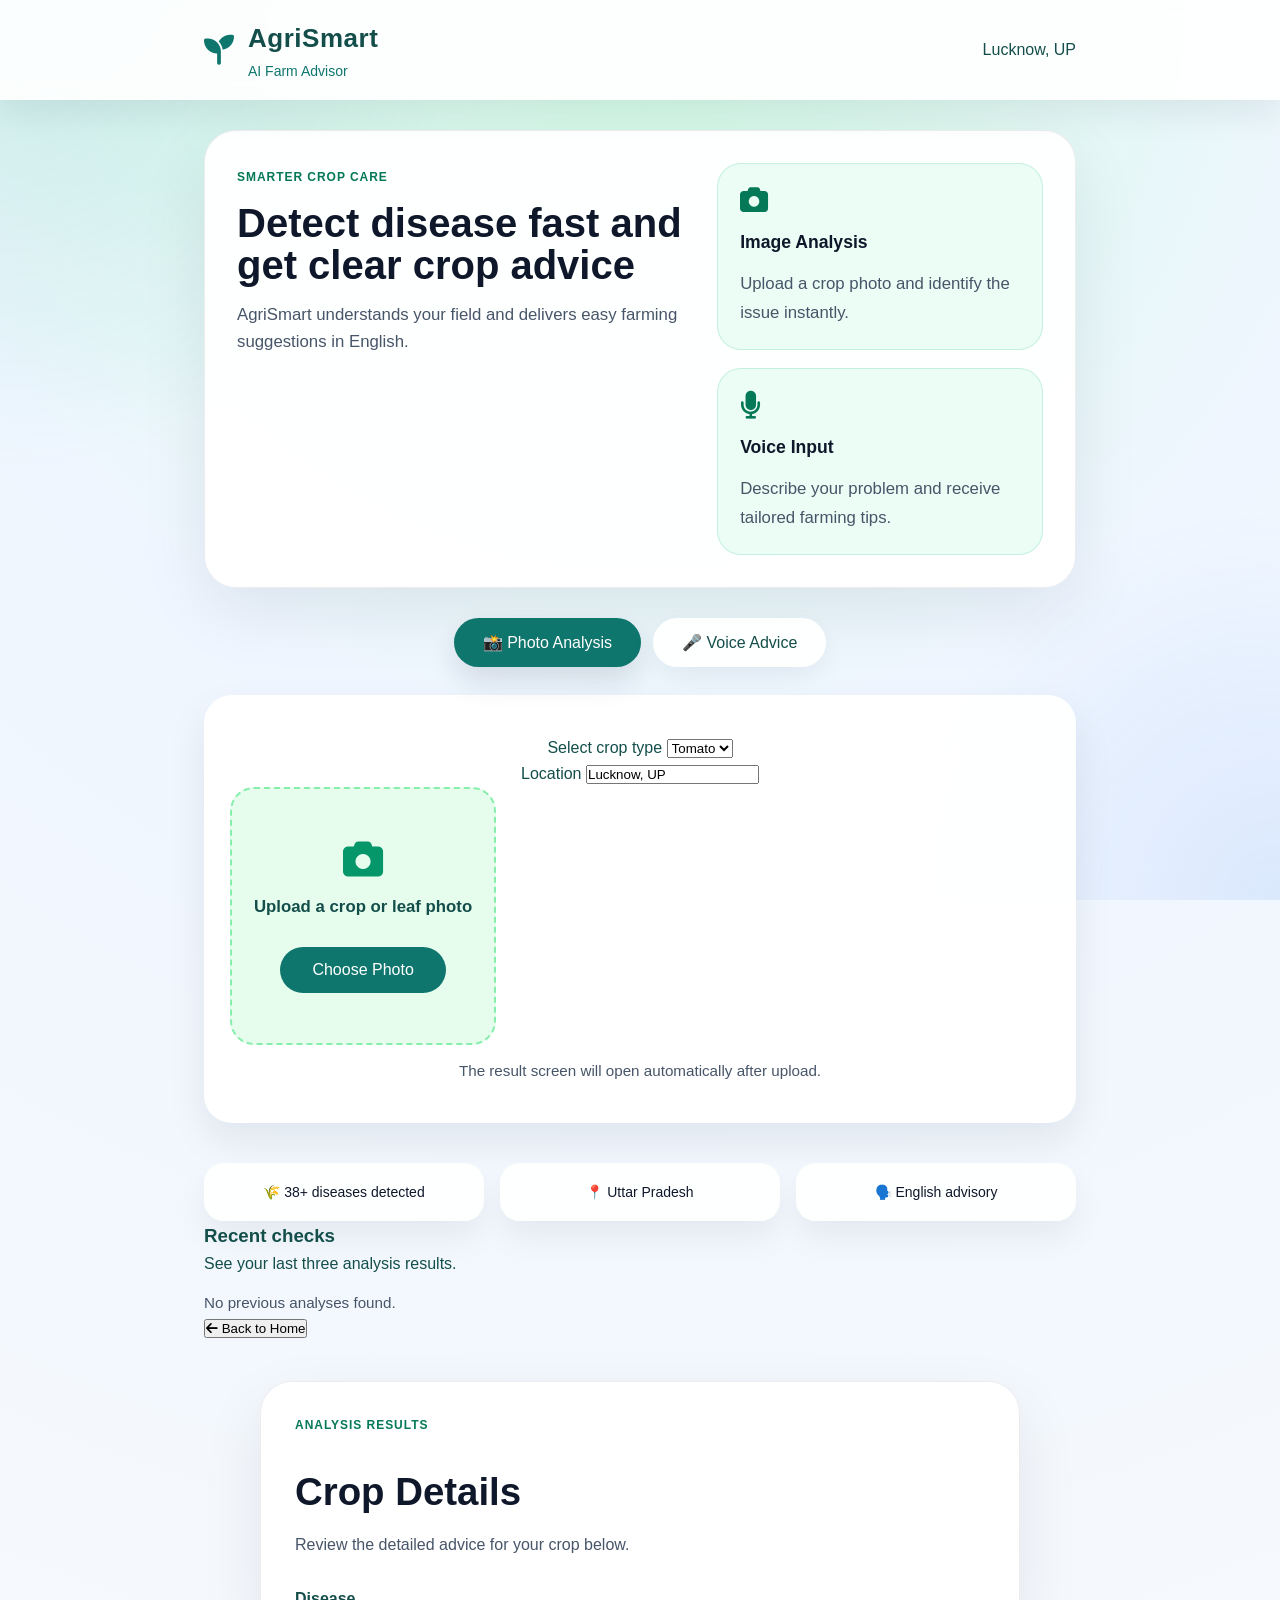
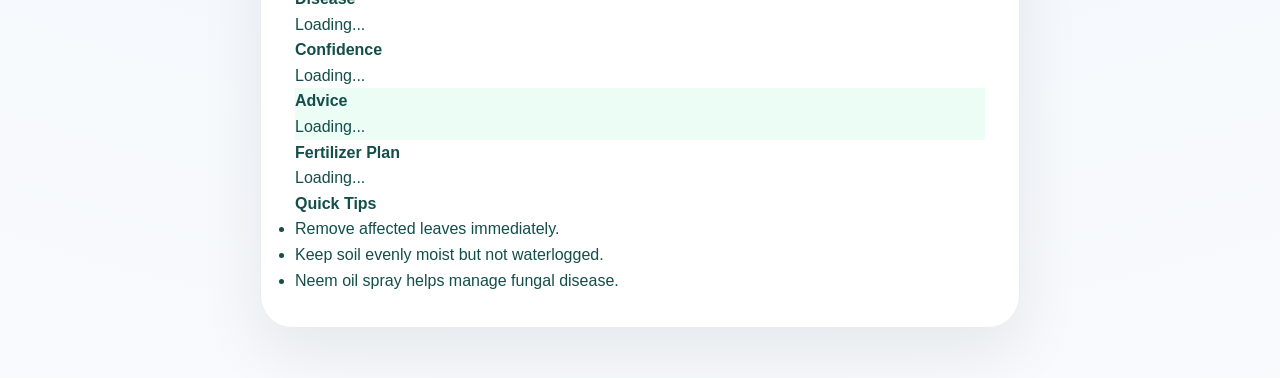
<file: index.html>
<!DOCTYPE html>
<html lang="en">
<head>
  <meta charset="UTF-8">
  <meta name="viewport" content="width=device-width, initial-scale=1.0">
  <title>AgriSmart AI - Pocket Farmer Advisor</title>
  <link rel="stylesheet" href="css/style.css">
  <link rel="stylesheet" href="https://cdnjs.cloudflare.com/ajax/libs/font-awesome/6.5.0/css/all.min.css" integrity="sha512-QHRsULlKVCgvx2x8IB+KWna+wvWH8qNqrNk2URrFvH7xeec5g7FKciNkRIj6QPzvm3kcV8es2g00rqoMw+9ZZA==" crossorigin="anonymous" referrerpolicy="no-referrer">
</head>
<body>
  <nav class="navbar">
    <div class="nav-container">
      <div class="logo">
        <i class="fas fa-seedling"></i>
        <div>
          <h2>AgriSmart</h2>
          <p>AI Farm Advisor</p>
        </div>
      </div>
      <div class="location">Lucknow, UP</div>
    </div>
  </nav>

  <main class="container">
    <section id="home-screen" class="screen">
      <section class="hero-card">
        <div>
          <span class="eyebrow">Smarter Crop Care</span>
          <h1>Detect disease fast and get clear crop advice</h1>
          <p>AgriSmart understands your field and delivers easy farming suggestions in English.</p>
        </div>
        <div class="hero-actions">
          <div class="feature-card">
            <i class="fas fa-camera"></i>
            <h3>Image Analysis</h3>
            <p>Upload a crop photo and identify the issue instantly.</p>
          </div>
          <div class="feature-card">
            <i class="fas fa-microphone"></i>
            <h3>Voice Input</h3>
            <p>Describe your problem and receive tailored farming tips.</p>
          </div>
        </div>
      </section>

      <div class="tabs">
        <button class="tab-btn active" onclick="showTab(0)">📸 Photo Analysis</button>
        <button class="tab-btn" onclick="showTab(1)">🎤 Voice Advice</button>
      </div>

      <div id="photo-tab" class="tab-content">
        <div class="upload-box">
          <div class="form-row">
            <label for="crop-select">Select crop type</label>
            <select id="crop-select" class="text-input">
              <option value="Tomato">Tomato</option>
              <option value="Paddy">Paddy</option>
              <option value="Wheat">Wheat</option>
              <option value="Potato">Potato</option>
              <option value="Cotton">Cotton</option>
            </select>
          </div>
          <div class="form-row">
            <label for="location-input">Location</label>
            <input id="location-input" class="text-input" type="text" value="Lucknow, UP" />
          </div>
          <input type="file" id="image-upload" accept="image/*" hidden>
          <button type="button" class="upload-area" aria-label="Upload crop or leaf photo" onclick="document.getElementById('image-upload').click()">
            <i class="fas fa-camera fa-3x"></i>
            <p>Upload a crop or leaf photo</p>
            <span class="btn">Choose Photo</span>
          </button>
          <p class="hint-text">The result screen will open automatically after upload.</p>
        </div>
      </div>

      <div id="voice-tab" class="tab-content hidden">
        <div class="voice-box voice-panel">
          <div class="form-row">
            <label for="voice-crop-select">Crop type</label>
            <select id="voice-crop-select" class="text-input">
              <option value="Tomato">Tomato</option>
              <option value="Paddy">Paddy</option>
              <option value="Wheat">Wheat</option>
              <option value="Potato">Potato</option>
              <option value="Cotton">Cotton</option>
            </select>
          </div>
          <div class="form-row">
            <label for="voice-location-input">Location</label>
            <input id="voice-location-input" class="text-input" type="text" value="Lucknow, UP" />
          </div>
          <div class="form-row">
            <label for="voice-text">Describe your issue</label>
            <textarea id="voice-text" class="text-area" rows="4" placeholder="Leaves are turning yellow, grains are drying..."></textarea>
          </div>
          <button id="record-btn" class="btn action-btn">📤 Submit</button>
          <p id="voice-status" class="hint-text">Write your issue and click Submit.</p>
        </div>
      </div>

      <div class="trust-bar">
        <div>🌾 38+ diseases detected</div>
        <div>📍 Uttar Pradesh</div>
        <div>🗣️ English advisory</div>
      </div>

      <section class="history-panel">
        <div class="history-header">
          <h3>Recent checks</h3>
          <p>See your last three analysis results.</p>
        </div>
        <div id="history-list" class="history-list"></div>
      </section>
    </section>

    <section id="result-screen" class="screen hidden">
      <button class="back-btn" onclick="showHome()"><i class="fas fa-arrow-left"></i> Back to Home</button>
      <section class="result-card">
        <div class="result-header">
          <span class="eyebrow">Analysis Results</span>
          <h2 id="result-crop">Crop Details</h2>
          <p id="result-summary">Review the detailed advice for your crop below.</p>
        </div>

        <div class="result-grid">
          <div class="metric-card">
            <h4>Disease</h4>
            <p id="result-disease">Loading...</p>
          </div>
          <div class="metric-card">
            <h4>Confidence</h4>
            <p id="result-confidence">Loading...</p>
          </div>
          <div class="metric-card advice-block">
            <h4>Advice</h4>
            <p id="result-advice">Loading...</p>
          </div>
          <div class="metric-card fertilizer-block">
            <h4>Fertilizer Plan</h4>
            <p id="result-fertilizer">Loading...</p>
          </div>
        </div>

        <div class="notes-card">
          <h4>Quick Tips</h4>
          <ul>
            <li>Remove affected leaves immediately.</li>
            <li>Keep soil evenly moist but not waterlogged.</li>
            <li>Neem oil spray helps manage fungal disease.</li>
          </ul>
        </div>
      </section>
    </section>
  </main>

  <script src="js/script.js"></script>
</body>
</html>
</file>
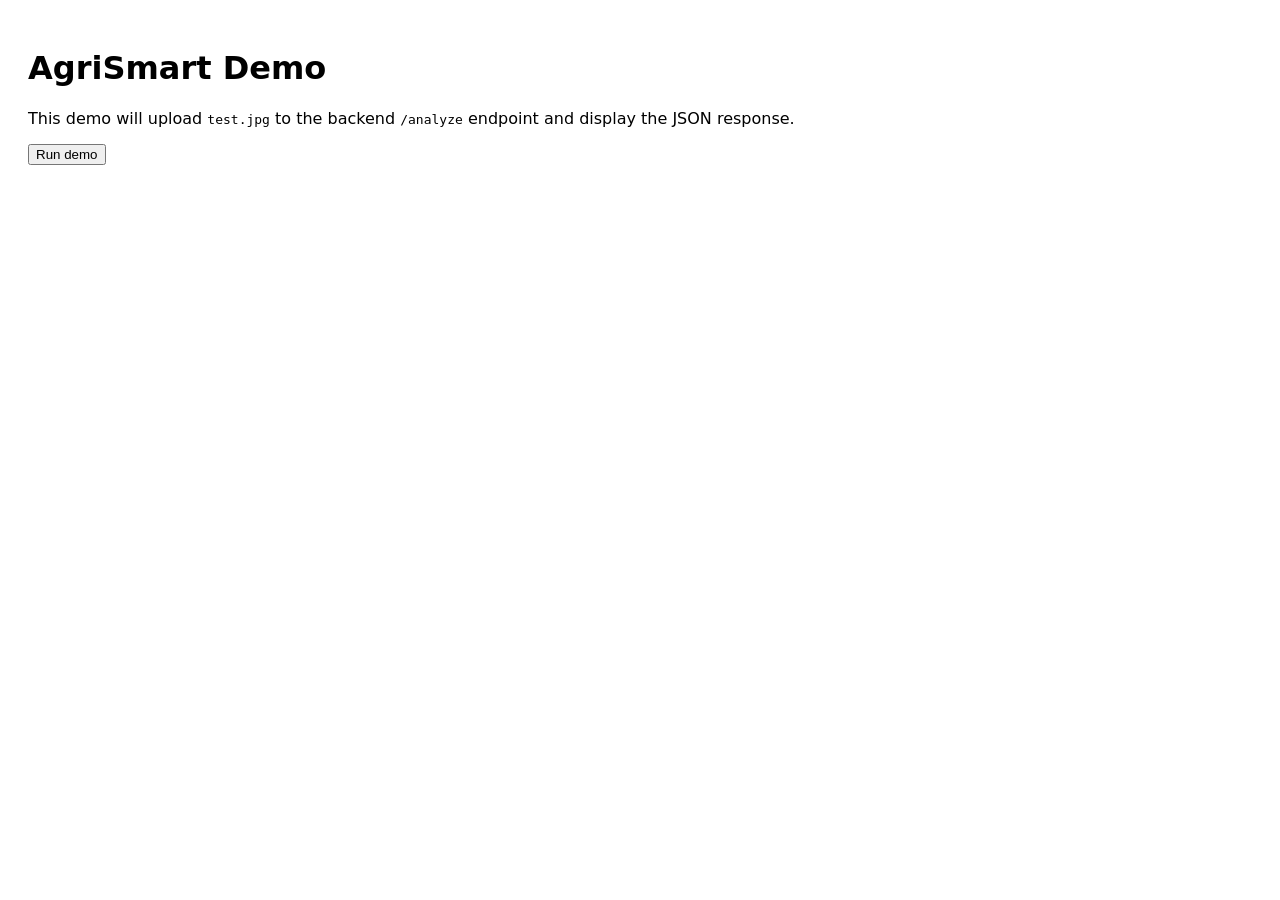
<file: demo.html>
<!doctype html>
<html lang="en">
<head>
  <meta charset="utf-8">
  <meta name="viewport" content="width=device-width,initial-scale=1">
  <title>AgriSmart Demo</title>
  <style>body{font-family:system-ui,Segoe UI,Arial;padding:20px}</style>
</head>
<body>
  <h1>AgriSmart Demo</h1>
  <p>This demo will upload <code>test.jpg</code> to the backend <code>/analyze</code> endpoint and display the JSON response.</p>
  <button id="run">Run demo</button>
  <pre id="out"></pre>

  <script>
    document.getElementById('run').addEventListener('click', async () => {
      const out = document.getElementById('out');
      out.textContent = 'Uploading test.jpg...';
      try {
        const resp = await fetch('/test.jpg');
        const blob = await resp.blob();
        const fd = new FormData();
        fd.append('image', blob, 'test.jpg');
        fd.append('crop_type', 'Tomato');
        fd.append('location', 'Demo');
        const r = await fetch('/analyze', { method: 'POST', body: fd });
        const j = await r.json();
        out.textContent = JSON.stringify(j, null, 2);
      } catch (e) {
        out.textContent = 'Error: ' + e;
      }
    });
  </script>
</body>
</html>
</file>
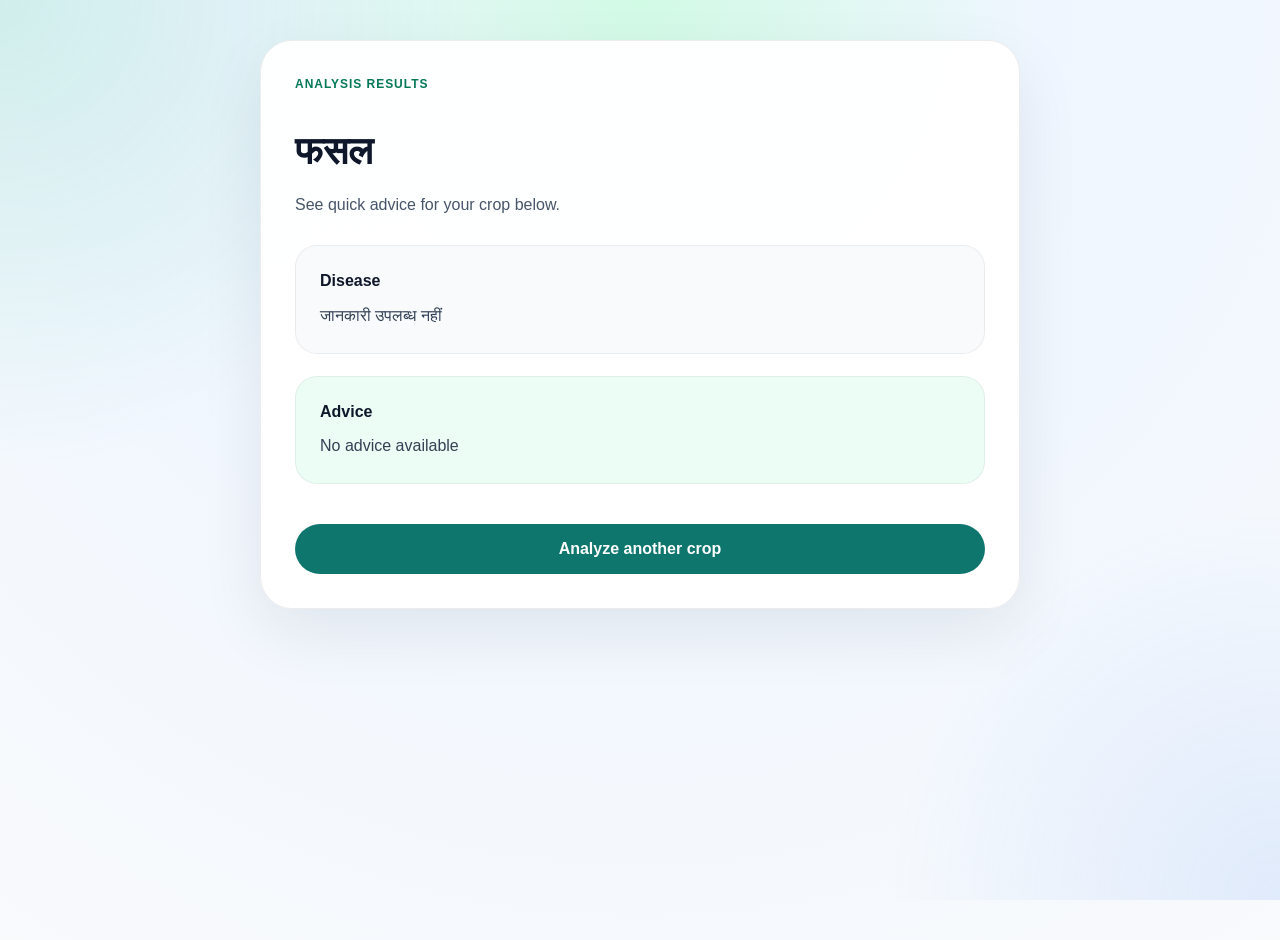
<file: results.html>
<!DOCTYPE html>
<html lang="en">
<head>
  <meta charset="UTF-8">
  <meta name="viewport" content="width=device-width, initial-scale=1.0">
  <title>AgriSmart AI - Results</title>
  <link rel="stylesheet" href="css/style.css">
</head>
<body>
  <main class="container">
    <section class="result-card">
      <div class="result-header">
        <span class="eyebrow">Analysis Results</span>
        <h2 id="crop-name">Loading...</h2>
        <p id="result-summary">See quick advice for your crop below.</p>
      </div>

      <div class="result-content">
        <div class="result-item">
          <h3>Disease</h3>
          <p id="disease-name">Loading...</p>
        </div>
        <div class="result-item advice-block">
          <h3>Advice</h3>
          <div id="advice-section"></div>
        </div>
      </div>

      <button onclick="window.location.href='index.html'" class="btn result-btn">
        Analyze another crop
      </button>
    </section>
  </main>

  <script>
    const result = JSON.parse(localStorage.getItem('analysisResult') || '{}');
    document.getElementById('crop-name').textContent = result.crop || 'फसल';
    document.getElementById('disease-name').textContent = result.disease ? result.disease : 'जानकारी उपलब्ध नहीं';
    document.getElementById('advice-section').innerHTML = `
      <p>${result.advice || 'No advice available'}</p>
    `;
  </script>
</body>
</html>
</file>
<file: css/style.css>
* {
  margin: 0;
  padding: 0;
  box-sizing: border-box;
}

body {
  font-family: 'Segoe UI', Tahoma, Geneva, Verdana, sans-serif;
  background: radial-gradient(circle at top, #d1fae5 0%, #eff6ff 35%, #f8fafc 100%);
  color: #134e4a;
  line-height: 1.6;
  min-height: 100vh;
}

body::before {
  content: '';
  position: fixed;
  inset: 0;
  background: radial-gradient(circle at top left, rgba(16,185,129,0.15), transparent 30%),
              radial-gradient(circle at bottom right, rgba(59,130,246,0.12), transparent 25%);
  pointer-events: none;
}

.navbar {
  background: rgba(255,255,255,0.92);
  backdrop-filter: blur(10px);
  box-shadow: 0 12px 34px rgba(15,23,42,0.08);
  padding: 18px 0;
  position: sticky;
  top: 0;
  z-index: 100;
}

.nav-container {
  max-width: 920px;
  margin: 0 auto;
  padding: 0 24px;
  display: flex;
  justify-content: space-between;
  align-items: center;
}

.logo {
  display: flex;
  align-items: center;
  gap: 14px;
}

.logo i {
  font-size: 30px;
  color: #0f766e;
}

.logo h2 {
  font-size: 26px;
  letter-spacing: 0.02em;
}

.logo p {
  font-size: 14px;
  color: #0f766e;
}

.container {
  max-width: 920px;
  margin: 30px auto 50px;
  padding: 0 24px;
  position: relative;
}

.hero-card {
  background: rgba(255,255,255,0.96);
  border: 1px solid rgba(15,23,42,0.08);
  border-radius: 32px;
  padding: 32px;
  display: grid;
  grid-template-columns: 1.4fr 1fr;
  gap: 24px;
  box-shadow: 0 24px 68px rgba(15,23,42,0.08);
  margin-bottom: 30px;
}

.eyebrow {
  display: inline-block;
  margin-bottom: 16px;
  color: #047857;
  font-weight: 700;
  text-transform: uppercase;
  letter-spacing: 0.08em;
  font-size: 12px;
}

.hero-card h1 {
  font-size: clamp(2.5rem, 3vw, 4rem);
  line-height: 1.04;
  margin-bottom: 16px;
  color: #0f172a;
}

.hero-card p {
  font-size: 1.05rem;
  color: #475569;
  max-width: 560px;
}

.hero-actions {
  display: grid;
  gap: 18px;
}

.feature-card {
  background: #ecfdf5;
  border-radius: 24px;
  padding: 22px;
  display: grid;
  gap: 14px;
  border: 1px solid rgba(16,185,129,0.18);
}

.feature-card i {
  font-size: 28px;
  color: #047857;
}

.feature-card h3 {
  font-size: 1.1rem;
  color: #0f172a;
}

.feature-card p {
  color: #475569;
  line-height: 1.7;
}

.tabs {
  display: flex;
  gap: 12px;
  justify-content: center;
  flex-wrap: wrap;
  margin-bottom: 28px;
}

.tab-btn {
  padding: 14px 28px;
  border: 1px solid transparent;
  background: rgba(255,255,255,0.92);
  border-radius: 999px;
  font-size: 16px;
  cursor: pointer;
  color: #134e4a;
  transition: all 0.25s ease;
  box-shadow: 0 10px 28px rgba(15,23,42,0.06);
}

.tab-btn:hover,
.tab-btn.active {
  background: #0f766e;
  color: white;
  border-color: transparent;
  box-shadow: 0 14px 30px rgba(15,23,42,0.12);
}

.tab-content {
  display: block;
}

.tab-content.hidden {
  display: none;
}

.upload-box,
.voice-box {
  background: rgba(255,255,255,0.95);
  border-radius: 28px;
  padding: 40px 26px;
  text-align: center;
  box-shadow: 0 18px 40px rgba(15,23,42,0.08);
}

.upload-area {
  display: grid;
  gap: 18px;
  align-items: center;
  justify-items: center;
  border: 2px dashed #86efac;
  border-radius: 24px;
  padding: 50px 22px;
  cursor: pointer;
  transition: all 0.3s ease;
  background: rgba(220,252,231,0.7);
}

.upload-area:hover {
  transform: translateY(-2px);
  border-color: #16a34a;
  background: rgba(220,252,231,0.92);
}

.upload-area i {
  color: #059669;
}

.upload-area p {
  font-size: 1.05rem;
  color: #134e4a;
  font-weight: 600;
}

.btn {
  background: #0f766e;
  color: white;
  padding: 14px 32px;
  border: none;
  border-radius: 999px;
  font-size: 16px;
  margin-top: 12px;
  cursor: pointer;
}

.record-btn {
  width: 130px;
  height: 130px;
  border-radius: 50%;
  background: linear-gradient(135deg, #10b981 0%, #047857 100%);
  color: white;
  border: none;
  font-size: 42px;
  cursor: pointer;
  margin: 0 auto 18px;
  display: block;
  box-shadow: 0 24px 44px rgba(16,185,129,0.25);
  transition: transform 0.25s ease, box-shadow 0.25s ease;
}

.record-btn:hover {
  transform: scale(1.05);
  box-shadow: 0 28px 48px rgba(16,185,129,0.32);
}

.voice-box p {
  font-size: 1rem;
  color: #334155;
}

.hint-text {
  margin-top: 14px;
  color: #475569;
  font-size: 0.95rem;
}

.trust-bar {
  display: grid;
  grid-template-columns: repeat(3, minmax(0, 1fr));
  gap: 16px;
  margin-top: 40px;
  color: #0f172a;
  font-size: 14px;
}

.trust-bar div {
  background: rgba(255,255,255,0.92);
  border-radius: 20px;
  padding: 18px 20px;
  box-shadow: 0 16px 32px rgba(15,23,42,0.06);
  text-align: center;
}

.result-card {
  background: rgba(255,255,255,0.96);
  border: 1px solid rgba(15,23,42,0.08);
  border-radius: 32px;
  padding: 34px;
  box-shadow: 0 24px 64px rgba(15,23,42,0.08);
  max-width: 760px;
  margin: 40px auto;
}

.result-header {
  display: grid;
  gap: 10px;
  margin-bottom: 28px;
}

.result-header h2 {
  font-size: clamp(2rem, 3vw, 3rem);
  color: #0f172a;
}

.result-header p {
  color: #475569;
  font-size: 1rem;
}

.result-content {
  display: grid;
  gap: 22px;
  margin-bottom: 28px;
}

.result-item {
  background: #f8fafc;
  border-radius: 22px;
  padding: 22px 24px;
  border: 1px solid rgba(15,23,42,0.06);
}

.result-item h3 {
  font-size: 1rem;
  margin-bottom: 8px;
  color: #0f172a;
}

.result-item p {
  color: #334155;
  line-height: 1.8;
}

.advice-block {
  background: #ecfdf5;
}

.result-btn {
  width: 100%;
  padding: 16px 0;
  font-size: 1rem;
  font-weight: 700;
}

@media (max-width: 840px) {
  .hero-card {
    grid-template-columns: 1fr;
  }
}

@media (max-width: 640px) {
  .nav-container,
  .container {
    padding: 0 16px;
  }

  .tab-btn {
    flex: 1 1 45%;
  }

  .upload-box,
  .voice-box,
  .hero-card,
  .trust-bar div,
  .result-card {
    padding: 24px 18px;
  }

  .record-btn {
    width: 110px;
    height: 110px;
    font-size: 36px;
  }

  .trust-bar {
    grid-template-columns: 1fr;
  }
}

@media (max-width: 640px) {
  .nav-container,
  .container {
    padding: 0 16px;
  }

  .tab-btn {
    flex: 1 1 45%;
  }

  .upload-box,
  .voice-box,
  .hero-card,
  .trust-bar div {
    padding: 28px 18px;
  }

  .record-btn {
    width: 110px;
    height: 110px;
    font-size: 36px;
  }

  .trust-bar {
    grid-template-columns: 1fr;
  }
}
</file>
